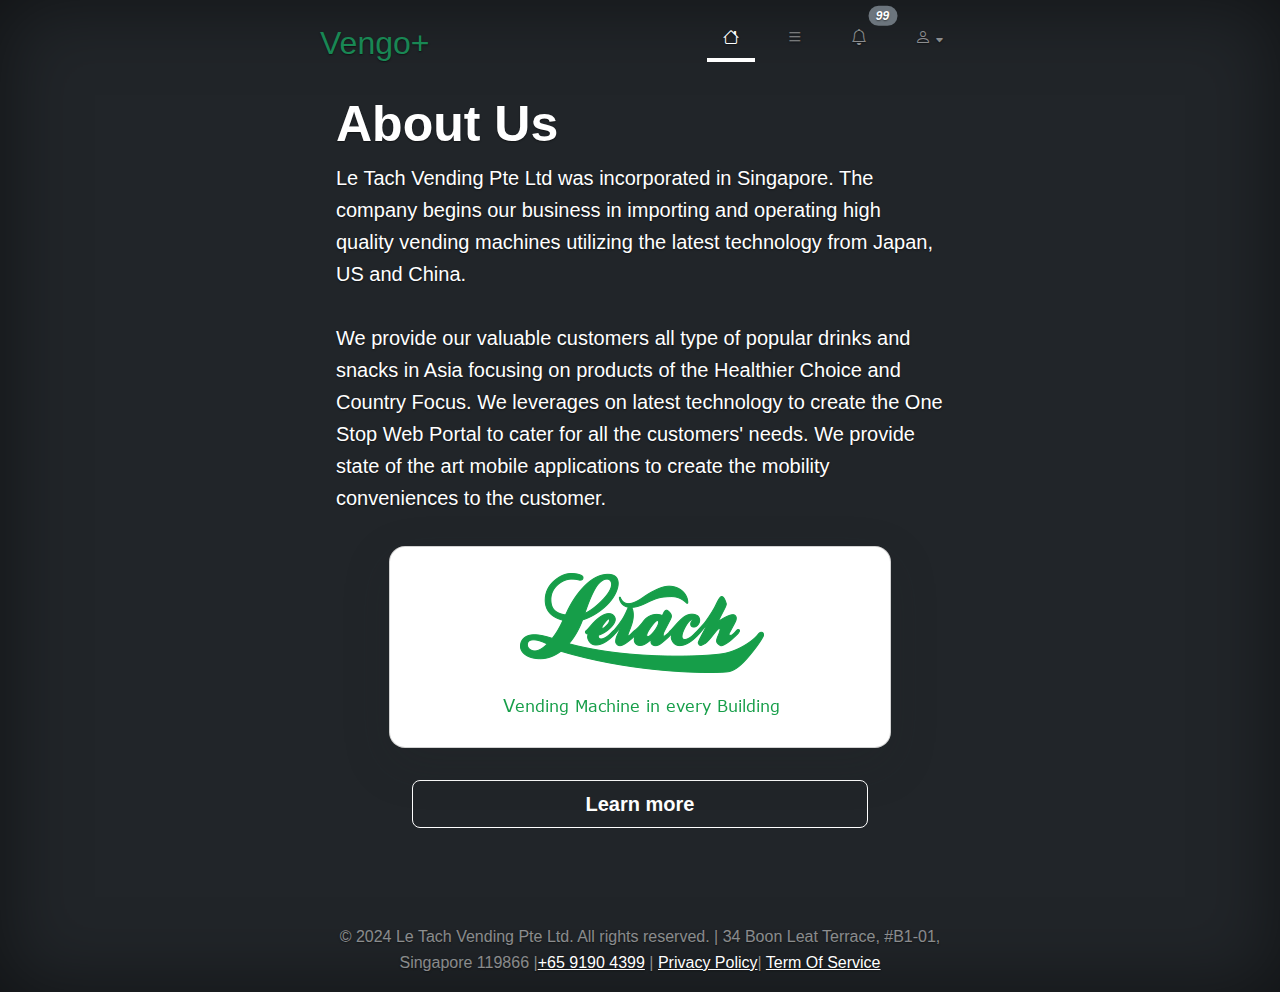
<file: view/index.html>
<!DOCTYPE html>
<html lang="en" class="h-100">
  <head>
    <meta charset="utf-8" />
    <meta name="viewport" content="width=device-width, initial-scale=1" />
    <meta name="description" content="" />
    <meta
      name="author"
      content="Mark Otto, Jacob Thornton, and Bootstrap contributors"
    />
    <meta name="generator" content="Hugo 0.108.0" />
    <title>Cover Template · Bootstrap v5.3</title>
    <link rel="preconnect" href="https://fonts.googleapis.com" />
    <link rel="preconnect" href="https://fonts.gstatic.com" crossorigin />
    <link
      href="https://fonts.googleapis.com/css2?family=Inter:wght@100..900&display=swap"
      rel="stylesheet"
    />
    <link
      rel="stylesheet"
      href="https://cdn.jsdelivr.net/npm/bootstrap-icons@1.11.3/font/bootstrap-icons.min.css"
    />

    <link
      rel="canonical"
      href="https://getbootstrap.com/docs/5.3/examples/cover/"
    />

    <link href="../dist/css/bootstrap.min.css" rel="stylesheet" />

    <style>
      * {
        font-family: sans-serif;
      }

      p {
        font-family: "Inter" sans-serif;
        font-size: 20px;
        line-height: 1.6;
      }
      .bd-placeholder-img {
        font-size: 1.125rem;
        text-anchor: middle;
        -webkit-user-select: none;
        -moz-user-select: none;
        user-select: none;
      }

      @media (min-width: 768px) {
        .bd-placeholder-img-lg {
          font-size: 3.5rem;
        }
      }

      .b-example-divider {
        height: 3rem;
        background-color: rgba(0, 0, 0, 0.1);
        border: solid rgba(0, 0, 0, 0.15);
        border-width: 1px 0;
        box-shadow: inset 0 0.5em 1.5em rgba(0, 0, 0, 0.1),
          inset 0 0.125em 0.5em rgba(0, 0, 0, 0.15);
      }

      .b-example-vr {
        flex-shrink: 0;
        width: 1.5rem;
        height: 100vh;
      }

      .bi {
        vertical-align: -0.125em;
        fill: currentColor;
      }

      .nav-scroller {
        position: relative;
        z-index: 2;
        height: 2.75rem;
        overflow-y: hidden;
      }

      .nav-scroller .nav {
        display: flex;
        flex-wrap: nowrap;
        padding-bottom: 1rem;
        margin-top: -1px;
        overflow-x: auto;
        text-align: center;
        white-space: nowrap;
        -webkit-overflow-scrolling: touch;
      }
    </style>

    <!-- Custom styles for this template -->
    <link href="../cover.css" rel="stylesheet" />
    <link href="notification.css" rel="stylesheet" />
  </head>
  <body class="d-flex text-center text-bg-dark">
    <div class="cover-container d-flex w-100 h-100 p-3 mx-auto flex-column">
      <header class="mb-auto">
        <div>
          <a href="home.html" class="text-success">
            <h2 class="float-start mt-2 toosmall">Vengo+</h2>
          </a>
          <nav class="nav nav-masthead justify-content-center float-end">
            <!-- when big perform but not use already  -->
            <!-- <a
              class="nav-link fw-bold whenbig"
              aria-current="page"
              href="home.html"
              ><i class="bi bi-menu-button-wide"></i
            ></a> -->
            <a
              class="nav-link fw-bold active whensmall"
              aria-current="page"
              href="home.html"
              ><i class="bi bi-house"> </i
            ></a>
            <a class="nav-link fw-bold whensmall" href="service1.html"
              ><i class="bi bi-list"></i>
            </a>

            <a
              type="button"
              class="nav-link fw-bold position-relative whensmall"
              data-bs-toggle="modal"
              data-bs-target="#myModal"
              ><i class="bi bi-bell">
                <span
                  class="position-absolute top-0 start-100 translate-middle badge rounded-pill text-bg-secondary"
                  >99
                  <span class="visually-hidden">unread messages</span>
                </span></i
              ></a
            >
            <!-- this is user  -->
            <a
              type="btn"
              class="nav-link fw-bold whensmall"
              data-bs-toggle="dropdown"
              aria-expanded="false"
              ><i class="bi bi-person">
                <i
                  class="bi bi-caret-down-fill"
                  style="font-size: xx-small"
                ></i></i
            ></a>

            <ul class="dropdown-menu" onclick="event.stopPropagation()">
              <li id="letachItem" style="border-bottom: 1px solid #ccc">
                <div class="dropdown-item">
                  <span>
                    <strong>LeTach</strong>
                    <span class="text-muted">
                      <br />-Dept: IT <br />-Name: William Chye
                    </span>
                  </span>
                  <button
                    class="btn btn-primary btn-sm"
                    onclick="unlink('letachItem')"
                  >
                    UnLink
                  </button>
                </div>
              </li>

              <li id="ezlink" style="border-bottom: 1px solid #ccc">
                <div class="dropdown-item">
                  <span>
                    <strong>Ez-Link</strong>
                    <span class="text-muted">
                      <br />-Dept: IT <br />-Name: William Chye
                    </span>
                  </span>
                  <button
                    class="btn btn-primary btn-sm"
                    onclick="unlink01(this)"
                  >
                    UnLink
                  </button>
                </div>
              </li>

              <li class="mt-1">
                <div class="dropdown-item">
                  <button
                    class="btn btn-danger btn-sm w-100"
                    onclick="location.href='user.html'"
                  >
                    View All User State
                  </button>
                </div>
              </li>
            </ul>

            <button
              class="navbar-toggler d-sm-none d-none collapsed"
              type="button"
              data-bs-toggle="collapse"
              data-bs-target="#sidebarMenu"
              aria-controls="sidebarMenu"
              aria-expanded="false"
              aria-label="Toggle navigation"
            >
              <i class="bi bi-list"></i>
            </button>
            <!-- toggle and bootstrap responsive display   -->

            <!-- 模态框 -->
            <div class="modal fade" id="myModal">
              <div class="modal-dialog">
                <div class="modal-content">
                  <!-- 模态框头部 -->
                  <div class="modal-header text-dark">
                    <h4>Notifications</h4>
                    <button
                      type="button"
                      class="btn-close"
                      data-bs-dismiss="modal"
                    ></button>
                  </div>

                  <!-- 模态框内容 -->
                  <div class="modal-body text-dark">
                    <p>No notification yet！</p>
                  </div>

                  <!-- 模态框底部 -->
                  <div class="modal-footer">
                    <button
                      type="button"
                      class="btn btn-primary btn-block"
                      data-bs-dismiss="modal"
                      onclick="location.href='notification.html'"
                    >
                      View All Notification
                    </button>
                    <button
                      type="button"
                      class="btn btn-danger"
                      data-bs-dismiss="modal"
                    >
                      Close
                    </button>
                  </div>
                </div>
              </div>
            </div>

            <!-- here is mail 
            <a type="button" class="btn btn-primary position-relative">
              Mails

              <span
                class="position-absolute top-0 start-100 translate-middle badge rounded-pill text-bg-secondary"
                >+99
                <span class="visually-hidden">unread messages</span>
              </span>
            </a> -->
          </nav>
        </div>
      </header>

      <main class="px-3 mt-4 mb-5">
        <h1
          style="text-align: left !important; font-size: 50px; font-weight: 600"
        >
          About Us
        </h1>
        <p style="text-align: left !important">
          Le Tach Vending Pte Ltd was incorporated in Singapore. The company
          begins our business in importing and operating high quality vending
          machines utilizing the latest technology from Japan, US and China.
          <br />
          <br />We provide our valuable customers all type of popular drinks and
          snacks in Asia focusing on products of the Healthier Choice and
          Country Focus. We leverages on latest technology to create the One
          Stop Web Portal to cater for all the customers' needs. We provide
          state of the art mobile applications to create the mobility
          conveniences to the customer.
        </p>

        <div class="row mb-3">
          <div class="col-sm-10 mt-3 mb-2 mx-auto">
            <div class="card card-cover h-100 rounded-4 shadow-lg">
              <div>
                <img
                  src="../image/letach-logo.png"
                  class="img-fluid"
                  alt="7-Eleven Logo"
                />
              </div>
            </div>
          </div>
        </div>
        <!-- <div class="col-9 mx-auto mt-4 mb-3">
          <img
            src="../image/letach.jpg"
            alt="le tach home image "
            class="w-100"
            height="auto"
            style="width: fit-content"
          />
        </div> -->

        <p class="lead mb-5 mt-4">
          <a
            href="http://www.letach.com.sg/"
            target="_blank"
            class="btn btn-lg btn-light fw-bold border-white text-bg-dark w-75"
            >Learn more</a
          >
        </p>
      </main>

      <footer class="text-white-50">
        <p class="mb-0" style="font-size: 16px">
          © 2024 Le Tach Vending Pte Ltd. All rights reserved. | 34 Boon Leat
          Terrace, #B1-01, Singapore 119866 |<a
            href="tel:+6591904399"
            class="text-white"
            >+65 9190 4399</a
          >
          |
          <a href="https://getbootstrap.com/" class="text-white"
            >Privacy Policy</a
          >|
          <a href="https://getbootstrap.com/" class="text-white"
            >Term Of Service</a
          >
        </p>
      </footer>
    </div>
    <script src="../dist/js/bootstrap.bundle.min.js"></script>

    <script>
      function unlink(itemToHideId) {
        console.log(itemToHideId);

        var itemToHide = document.getElementById(itemToHideId);

        itemToHide.style.display = "none";
      }

      function unlink01(button) {
        var listItem = button.closest("li");
        var itemId = listItem.id; // Get the ID of the parent li
        console.log(itemId); // Now you'll see the ID in the console

        listItem.style.display = "none";
      }
    </script>
  </body>
</html>
</file>
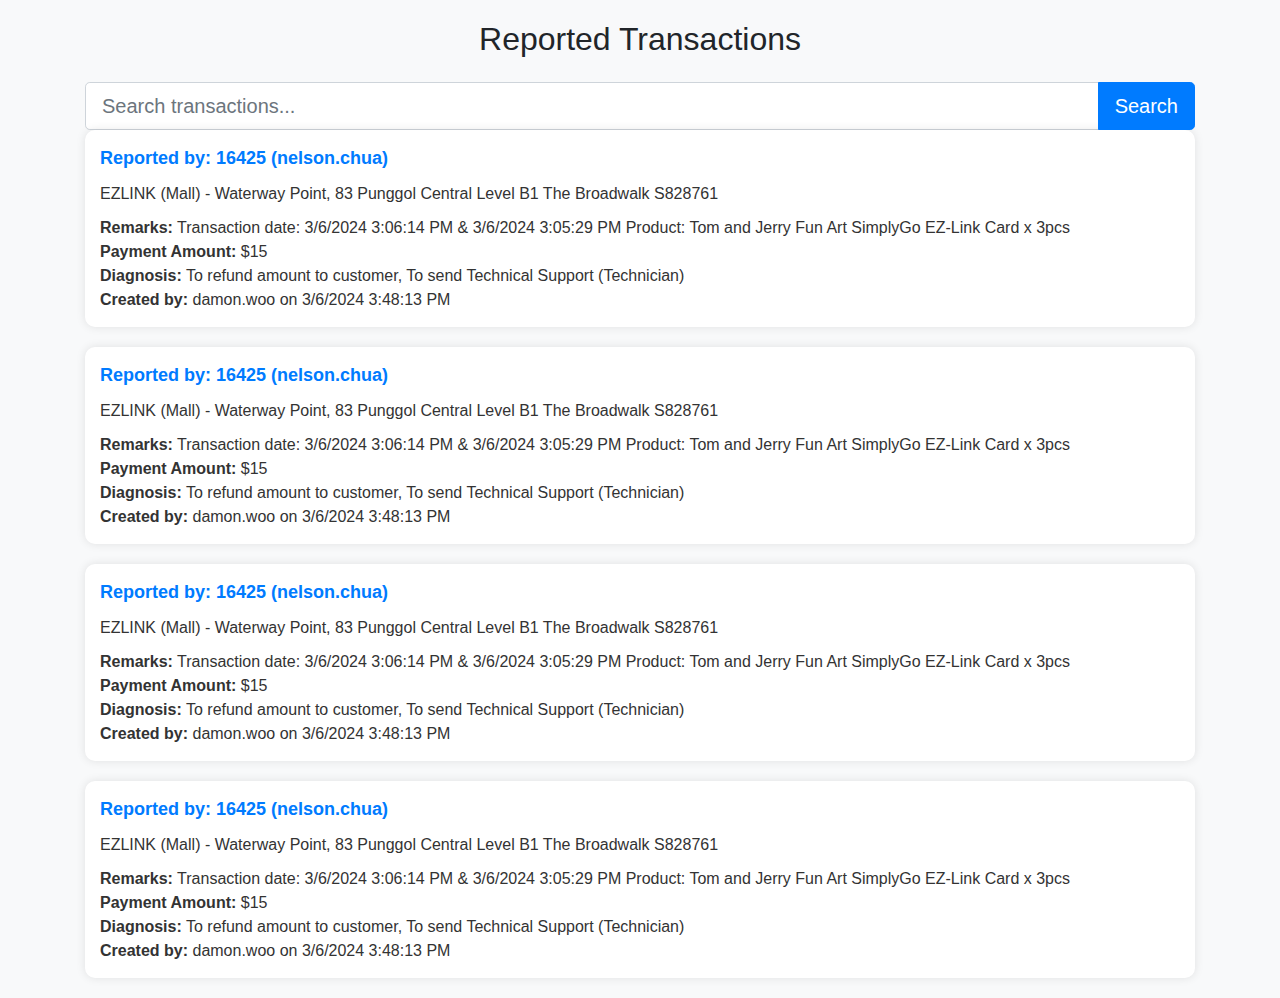
<file: view/data.html>
<!DOCTYPE html>
<html lang="en">
  <head>
    <meta charset="UTF-8" />
    <meta name="viewport" content="width=device-width, initial-scale=1.0" />
    <title>Reported Transactions</title>
    <link
      rel="stylesheet"
      href="https://maxcdn.bootstrapcdn.com/bootstrap/4.5.2/css/bootstrap.min.css"
    />
    <style>
      /* Custom styles */
      body {
        background-color: #f8f9fa;
        font-family: Arial, sans-serif;
      }
      .container {
        margin-top: 20px;
      }
      .transaction {
        background-color: #fff;
        border-radius: 10px;
        box-shadow: 0 0 10px rgba(0, 0, 0, 0.1);
        margin-bottom: 20px;
        padding: 15px;
      }
      .transaction-header {
        font-size: 18px;
        font-weight: bold;
        color: #007bff;
        margin-bottom: 10px;
      }
      .transaction-body {
        font-size: 16px;
        color: #333;
      }
      .transaction-details {
        margin-top: 10px;
      }
      @media (max-width: 576px) {
        .transaction-header {
          font-size: 16px;
        }
        .transaction-body {
          font-size: 14px;
        }
      }
    </style>
  </head>
  <body>
    <div class="container">
      <h2 class="text-center mb-4">Reported Transactions</h2>
      <!-- Search form -->
      <div class="row justify-content-center search-container">
        <div class="col-12">
          <form class="form-inline">
            <div class="input-group w-100">
              <input
                type="text"
                class="form-control form-control-lg"
                placeholder="Search transactions..."
                aria-label="Search transactions"
              />
              <div class="input-group-append">
                <button class="btn btn-primary btn-lg" type="button">
                  Search
                </button>
              </div>
            </div>
          </form>
        </div>
      </div>
      <!-- End of Search form -->
      <div class="row">
        <div class="col-md-12">
          <div class="transaction">
            <div class="transaction-header">
              Reported by: 16425 (nelson.chua)
            </div>
            <div class="transaction-body">
              <div>
                EZLINK (Mall) - Waterway Point, 83 Punggol Central Level B1 The
                Broadwalk S828761
              </div>
              <div class="transaction-details">
                <strong>Remarks:</strong> Transaction date: 3/6/2024 3:06:14 PM
                & 3/6/2024 3:05:29 PM Product: Tom and Jerry Fun Art SimplyGo
                EZ-Link Card x 3pcs
              </div>
              <div><strong>Payment Amount: </strong>$15</div>
              <div>
                <strong>Diagnosis:</strong> To refund amount to customer, To
                send Technical Support (Technician)
              </div>
              <div>
                <strong>Created by:</strong> damon.woo on 3/6/2024 3:48:13 PM
              </div>
            </div>
          </div>
        </div>
        <div class="col-md-12">
          <div class="transaction">
            <div class="transaction-header">
              Reported by: 16425 (nelson.chua)
            </div>
            <div class="transaction-body">
              <div>
                EZLINK (Mall) - Waterway Point, 83 Punggol Central Level B1 The
                Broadwalk S828761
              </div>
              <div class="transaction-details">
                <strong>Remarks:</strong> Transaction date: 3/6/2024 3:06:14 PM
                & 3/6/2024 3:05:29 PM Product: Tom and Jerry Fun Art SimplyGo
                EZ-Link Card x 3pcs
              </div>
              <div><strong>Payment Amount: </strong>$15</div>
              <div>
                <strong>Diagnosis:</strong> To refund amount to customer, To
                send Technical Support (Technician)
              </div>
              <div>
                <strong>Created by:</strong> damon.woo on 3/6/2024 3:48:13 PM
              </div>
            </div>
          </div>
        </div>
        <div class="col-12">
          <div class="transaction">
            <div class="transaction-header">
              Reported by: 16425 (nelson.chua)
            </div>
            <div class="transaction-body">
              <div>
                EZLINK (Mall) - Waterway Point, 83 Punggol Central Level B1 The
                Broadwalk S828761
              </div>
              <div class="transaction-details">
                <strong>Remarks:</strong> Transaction date: 3/6/2024 3:06:14 PM
                & 3/6/2024 3:05:29 PM Product: Tom and Jerry Fun Art SimplyGo
                EZ-Link Card x 3pcs
              </div>
              <div><strong>Payment Amount: </strong>$15</div>
              <div>
                <strong>Diagnosis:</strong> To refund amount to customer, To
                send Technical Support (Technician)
              </div>
              <div>
                <strong>Created by:</strong> damon.woo on 3/6/2024 3:48:13 PM
              </div>
            </div>
          </div>
        </div>
        <div class="col-12">
          <div class="transaction">
            <div class="transaction-header">
              Reported by: 16425 (nelson.chua)
            </div>
            <div class="transaction-body">
              <div>
                EZLINK (Mall) - Waterway Point, 83 Punggol Central Level B1 The
                Broadwalk S828761
              </div>
              <div class="transaction-details">
                <strong>Remarks:</strong> Transaction date: 3/6/2024 3:06:14 PM
                & 3/6/2024 3:05:29 PM Product: Tom and Jerry Fun Art SimplyGo
                EZ-Link Card x 3pcs
              </div>
              <div><strong>Payment Amount: </strong>$15</div>
              <div>
                <strong>Diagnosis:</strong> To refund amount to customer, To
                send Technical Support (Technician)
              </div>
              <div>
                <strong>Created by:</strong> damon.woo on 3/6/2024 3:48:13 PM
              </div>
            </div>
          </div>
        </div>
      </div>
    </div>
  </body>
</html>
</file>
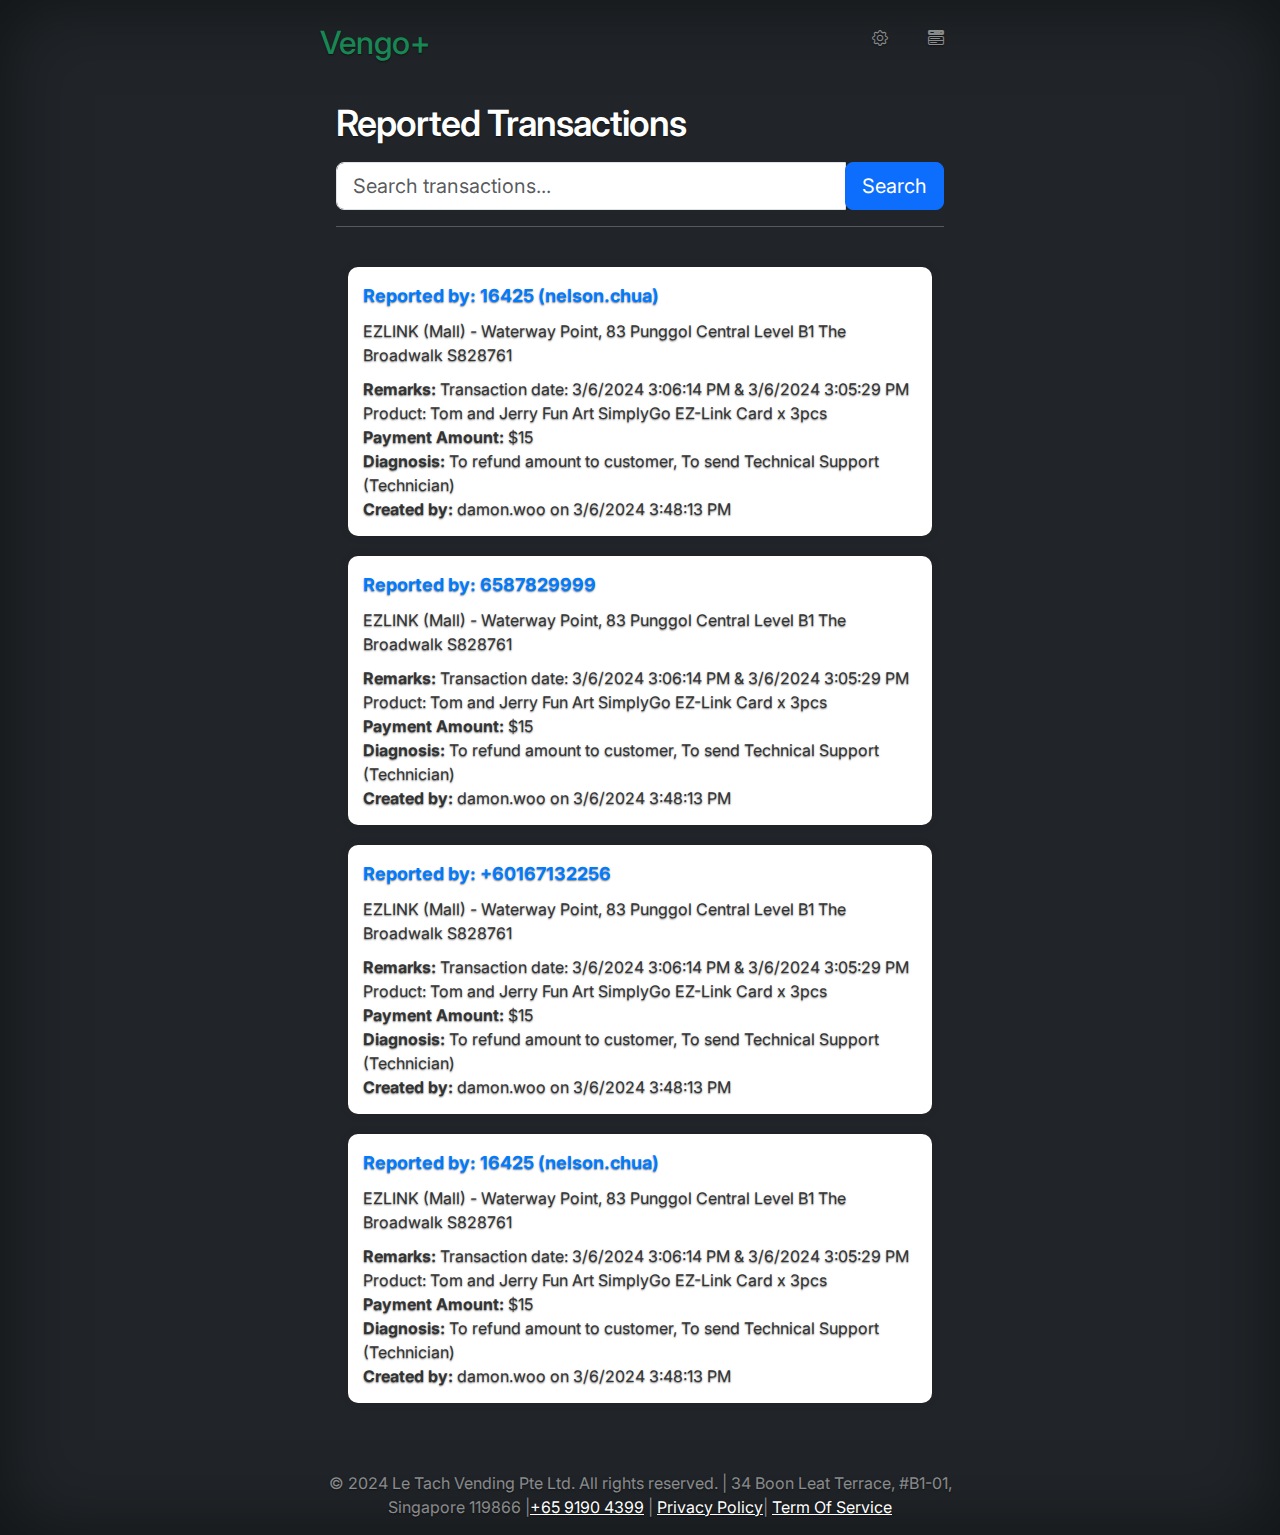
<file: view/letach-data.html>
<!DOCTYPE html>
<html lang="en" class="h-100 text-bg-dark">
  <head>
    <meta charset="utf-8" />
    <meta name="viewport" content="width=device-width, initial-scale=1" />
    <meta name="description" content="" />
    <meta
      name="author"
      content="Mark Otto, Jacob Thornton, and Bootstrap contributors"
    />
    <meta name="generator" content="Hugo 0.108.0" />
    <title>Cover Template · Bootstrap v5.3</title>
    <link rel="preconnect" href="https://fonts.googleapis.com" />
    <link rel="preconnect" href="https://fonts.gstatic.com" crossorigin />
    <link
      href="https://fonts.googleapis.com/css2?family=Inter:wght@100..900&display=swap"
      rel="stylesheet"
    />
    <link
      rel="stylesheet"
      href="https://cdn.jsdelivr.net/npm/bootstrap-icons@1.11.3/font/bootstrap-icons.min.css"
    />

    <link
      rel="canonical"
      href="https://getbootstrap.com/docs/5.3/examples/cover/"
    />

    <link href="../dist/css/bootstrap.min.css" rel="stylesheet" />

    <style>
      * {
        font-family: "Inter", sans-serif;
      }

      .bd-placeholder-img {
        font-size: 1.125rem;
        text-anchor: middle;
        -webkit-user-select: none;
        -moz-user-select: none;
        user-select: none;
      }

      @media (min-width: 768px) {
        .bd-placeholder-img-lg {
          font-size: 3.5rem;
        }
      }
      @media (max-width: 768px) {
        .bd-placeholder-img-lg {
          font-size: 3.5rem;
        }
      }

      .b-example-divider {
        height: 3rem;
        background-color: rgba(0, 0, 0, 0.1);
        border: solid rgba(0, 0, 0, 0.15);
        border-width: 1px 0;
        box-shadow: inset 0 0.5em 1.5em rgba(0, 0, 0, 0.1),
          inset 0 0.125em 0.5em rgba(0, 0, 0, 0.15);
      }

      .b-example-vr {
        flex-shrink: 0;
        width: 1.5rem;
        height: 100vh;
      }

      .bi {
        vertical-align: -0.125em;
        fill: currentColor;
      }

      .nav-scroller {
        position: relative;
        z-index: 2;
        height: 2.75rem;
        overflow-y: hidden;
      }

      .nav-scroller .nav {
        display: flex;
        flex-wrap: nowrap;
        padding-bottom: 1rem;
        margin-top: -1px;
        overflow-x: auto;
        text-align: center;
        white-space: nowrap;
        -webkit-overflow-scrolling: touch;
      }

      .card-cover {
        padding-top: 56.25%; /* Maintain a 16:9 aspect ratio */
        position: relative; /* Position the image inside the card */
        overflow: hidden; /* Hide any overflow from the image */
      }
      .card-cover img {
        position: absolute; /* Position the image within the card */
        top: 0; /* Align the image to the top */
        left: 0; /* Align the image to the left */
        width: 100%; /* Ensure the image fills the width of the card */
        height: 100%; /* Ensure the image fills the height of the card */
        object-fit: contain; /* Maintain aspect ratio while covering the entire card */
      }
      .feature {
        display: inline-flex;
        align-items: center;
        justify-content: center;
        height: 4rem;
        width: 4rem;
        font-size: 2rem;
      }
      .mt-n4 {
        margin-top: -1.5rem !important;
      }
      .bg-primary {
        --bs-bg-opacity: 1;
        background-color: rgba(
          var(--bs-success-rgb),
          var(--bs-bg-opacity)
        ) !important;
      }
      .feature h2 {
        color: black !important;
      }
      .transaction {
        background-color: #fff;
        border-radius: 10px;
        box-shadow: 0 0 10px rgba(0, 0, 0, 0.1);
        margin-bottom: 20px;
        padding: 15px;
      }
      .transaction-header {
        font-size: 18px;
        font-weight: bold;
        color: #007bff;
        margin-bottom: 10px;
      }
      .transaction-body {
        font-size: 16px;
        color: #333;
      }
      .transaction-details {
        margin-top: 10px;
        font-size: 16px;
      }
      @media (max-width: 576px) {
        .transaction-header {
          font-size: 20px;
          letter-spacing: -1px;
        }
        .transaction-body {
          font-size: 14px;
        }

        .transaction-details strong {
          font-size: 18px;
        }
        .loca {
          font-size: 16px;
        }
      }
      /* .navbar-collapse {
        flex-grow: 1;
        align-items: center;
        display: flex !important;

        flex-basis: auto;
      } */
    </style>

    <!-- Custom styles for this template -->
    <link href="../cover.css" rel="stylesheet" />
    <link href="notification.css" rel="stylesheet" />
  </head>
  <body class="d-flex text-center text-bg-dark">
    <div class="cover-container d-flex w-100 h-100 p-3 mx-auto flex-column">
      <header class="mb-2">
        <div>
          <a href="home.html" class="text-success">
            <h2 class="float-start mt-2 toosmall">Vengo+</h2>
          </a>
          <nav class="nav nav-masthead justify-content-center float-end">
            <a class="nav-link fw-bold px-2"><i class="bi bi-gear"></i> </a>
            <a
              class="nav-link fw-bold px-3"
              type="button"
              data-bs-toggle="collapse"
              data-bs-target="#navbarSupportedContent"
              aria-controls="navbarSupportedContent"
              aria-expanded="false"
              aria-label="Toggle navigation"
              ><i class="bi bi-menu-button-wide-fill"></i>
            </a>

            <div class="collapse navbar-collapse" id="navbarSupportedContent">
              <ul class="navbar-nav ms-auto w-100">
                <li class="nav-item">
                  <a class="nav-link active" aria-current="page" href="#!"
                    >Home</a
                  >
                </li>
                <li class="nav-item">
                  <a class="nav-link" href="#!">About</a>
                </li>
                <li class="nav-item">
                  <a class="nav-link" href="#!">Contact</a>
                </li>
              </ul>
            </div>
            <!-- this is user  -->

            <!-- here is mail 
            <a type="button" class="btn btn-primary position-relative">
              Mails

              <span
                class="position-absolute top-0 start-100 translate-middle badge rounded-pill text-bg-secondary"
                >+99
                <span class="visually-hidden">unread messages</span>
              </span>
            </a> -->
          </nav>
        </div>
      </header>

      <main class="px-3 mt-4">
        <h1
          class=""
          style="
            text-align: left;
            font-size: 36px;
            font-weight: 600;
            letter-spacing: -1px;
          "
        >
          Reported Transactions
        </h1>
        <!-- Search form -->
        <div class="row justify-content-center search-container pt-2">
          <div class="col-12">
            <form class="form-inline">
              <div class="input-group w-100">
                <input
                  type="text"
                  class="form-control form-control-lg"
                  placeholder="Search transactions..."
                  aria-label="Search transactions"
                />
                <div class="input-group-append">
                  <button class="btn btn-primary btn-lg" type="button">
                    Search
                  </button>
                </div>
              </div>
            </form>
          </div>
        </div>
        <!-- End of Search form -->
        <hr />
        <br />
        <div class="container mb-5">
          <!-- Page Features-->
          <div class="row" style="text-align: left !important">
            <div class="col-md-12">
              <div class="transaction">
                <div class="transaction-header">
                  Reported by: 16425 (nelson.chua)
                </div>
                <div class="transaction-body transaction-details">
                  <div class="loca">
                    EZLINK (Mall) - Waterway Point, 83 Punggol Central Level B1
                    The Broadwalk S828761
                  </div>
                  <div class="transaction-details">
                    <strong>Remarks:</strong> Transaction date: 3/6/2024 3:06:14
                    PM & 3/6/2024 3:05:29 PM Product: Tom and Jerry Fun Art
                    SimplyGo EZ-Link Card x 3pcs <br /><strong
                      >Payment Amount: </strong
                    >$15 <br />
                    <strong>Diagnosis:</strong> To refund amount to customer, To
                    send Technical Support (Technician) <br />
                    <strong>Created by:</strong> damon.woo on 3/6/2024 3:48:13
                    PM
                  </div>
                </div>
              </div>
            </div>
            <div class="col-md-12">
              <div class="transaction">
                <div class="transaction-header">Reported by: 6587829999</div>
                <div class="transaction-body">
                  <div class="loca">
                    EZLINK (Mall) - Waterway Point, 83 Punggol Central Level B1
                    The Broadwalk S828761
                  </div>
                  <div class="transaction-details">
                    <strong>Remarks:</strong> Transaction date: 3/6/2024 3:06:14
                    PM & 3/6/2024 3:05:29 PM Product: Tom and Jerry Fun Art
                    SimplyGo EZ-Link Card x 3pcs<br /><strong
                      >Payment Amount: </strong
                    >$15
                  </div>
                  <div>
                    <strong>Diagnosis:</strong> To refund amount to customer, To
                    send Technical Support (Technician)
                  </div>
                  <div>
                    <strong>Created by:</strong> damon.woo on 3/6/2024 3:48:13
                    PM
                  </div>
                </div>
              </div>
            </div>
            <div class="col-12">
              <div class="transaction">
                <div class="transaction-header">Reported by: +60167132256</div>
                <div class="transaction-body">
                  <div class="loca">
                    EZLINK (Mall) - Waterway Point, 83 Punggol Central Level B1
                    The Broadwalk S828761
                  </div>
                  <div class="transaction-details">
                    <strong>Remarks:</strong> Transaction date: 3/6/2024 3:06:14
                    PM & 3/6/2024 3:05:29 PM Product: Tom and Jerry Fun Art
                    SimplyGo EZ-Link Card x 3pcs <br /><strong
                      >Payment Amount: </strong
                    >$15
                  </div>
                  <div>
                    <strong>Diagnosis:</strong> To refund amount to customer, To
                    send Technical Support (Technician)
                  </div>
                  <div>
                    <strong>Created by:</strong> damon.woo on 3/6/2024 3:48:13
                    PM
                  </div>
                </div>
              </div>
            </div>
            <div class="col-12">
              <div class="transaction">
                <div class="transaction-header">
                  Reported by: 16425 (nelson.chua)
                </div>
                <div class="transaction-body">
                  <div class="loca">
                    EZLINK (Mall) - Waterway Point, 83 Punggol Central Level B1
                    The Broadwalk S828761
                  </div>
                  <div class="transaction-details">
                    <strong>Remarks:</strong> Transaction date: 3/6/2024 3:06:14
                    PM & 3/6/2024 3:05:29 PM Product: Tom and Jerry Fun Art
                    SimplyGo EZ-Link Card x 3pcs <br /><strong
                      >Payment Amount: </strong
                    >$15
                  </div>
                  <div>
                    <strong>Diagnosis:</strong> To refund amount to customer, To
                    send Technical Support (Technician)
                  </div>
                  <div>
                    <strong>Created by:</strong> damon.woo on 3/6/2024 3:48:13
                    PM
                  </div>
                </div>
              </div>
            </div>
          </div>
        </div>
      </main>

      <footer class="mt-auto text-white-50">
        <p class="mb-0" style="font-size: 16px">
          © 2024 Le Tach Vending Pte Ltd. All rights reserved. | 34 Boon Leat
          Terrace, #B1-01, Singapore 119866 |<a
            href="tel:+6591904399"
            class="text-white"
            >+65 9190 4399</a
          >
          |
          <a href="https://getbootstrap.com/" class="text-white"
            >Privacy Policy</a
          >|
          <a href="https://getbootstrap.com/" class="text-white"
            >Term Of Service</a
          >
        </p>
      </footer>
    </div>
    <script src="../dist/js/bootstrap.bundle.min.js"></script>

    <script>
      function unlink(itemToHideId) {
        console.log(itemToHideId);

        var itemToHide = document.getElementById(itemToHideId);

        itemToHide.style.display = "none";
      }

      function unlink01(button) {
        var listItem = button.closest("li");
        var itemId = listItem.id; // Get the ID of the parent li
        console.log(itemId); // Now you'll see the ID in the console

        listItem.style.display = "none";
      }
    </script>
  </body>
</html>
</file>
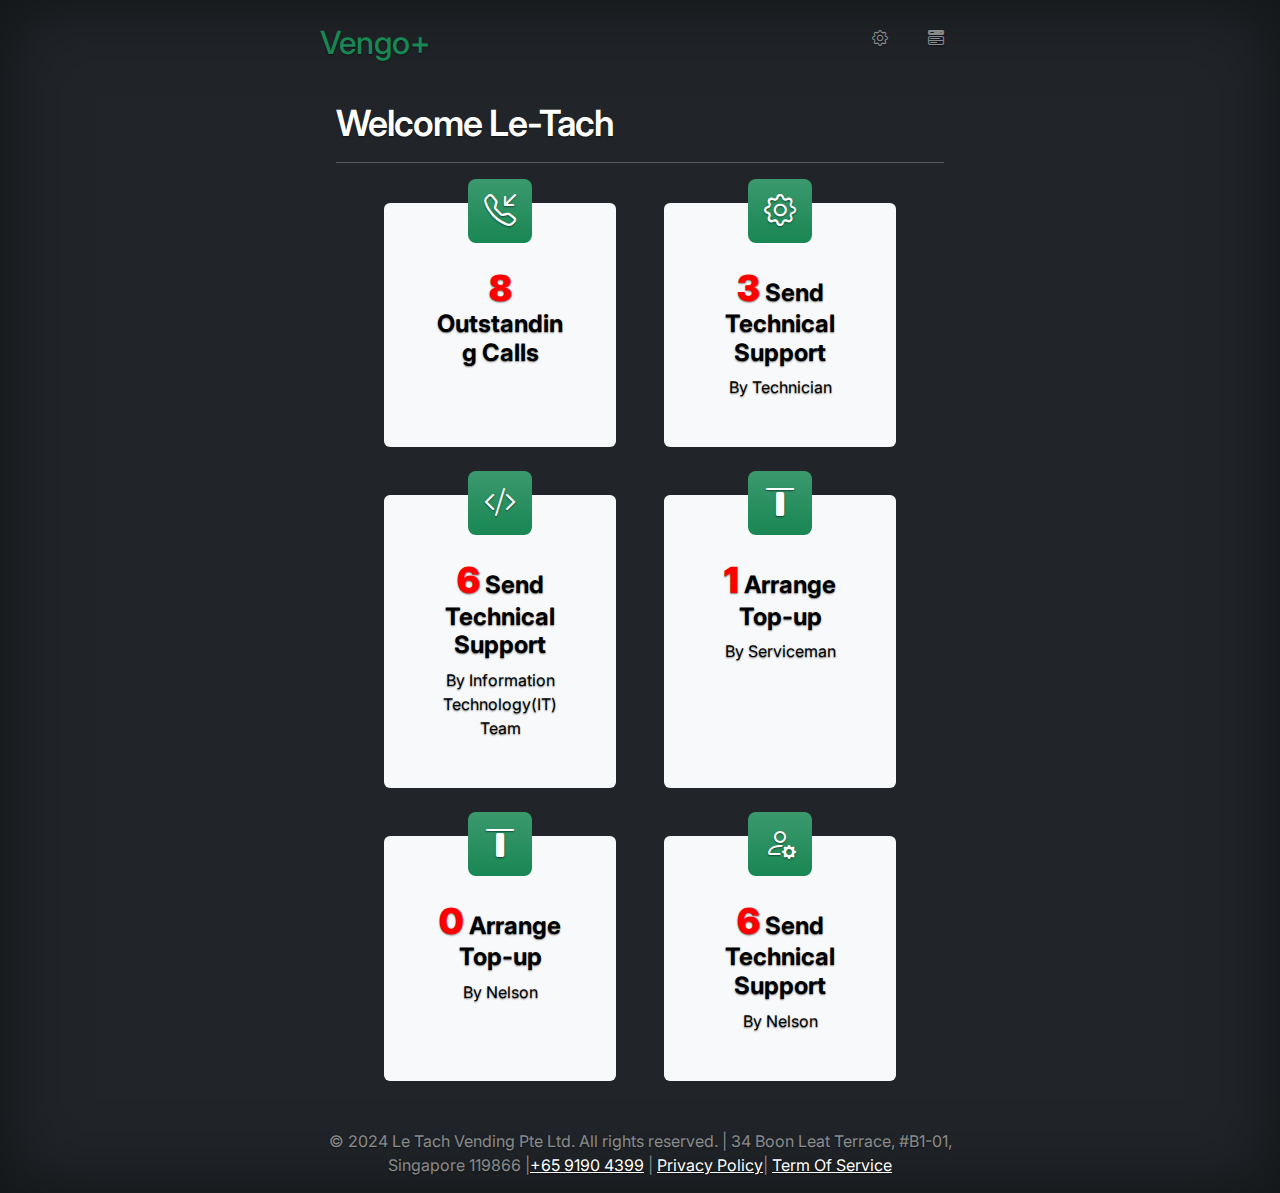
<file: view/letach-Site.html>
<!DOCTYPE html>
<html lang="en" class="h-100 text-bg-dark">
  <head>
    <meta charset="utf-8" />
    <meta name="viewport" content="width=device-width, initial-scale=1" />
    <meta name="description" content="" />
    <meta
      name="author"
      content="Mark Otto, Jacob Thornton, and Bootstrap contributors"
    />
    <meta name="generator" content="Hugo 0.108.0" />
    <title>Cover Template · Bootstrap v5.3</title>
    <link rel="preconnect" href="https://fonts.googleapis.com" />
    <link rel="preconnect" href="https://fonts.gstatic.com" crossorigin />
    <link
      href="https://fonts.googleapis.com/css2?family=Inter:wght@100..900&display=swap"
      rel="stylesheet"
    />
    <link
      rel="stylesheet"
      href="https://cdn.jsdelivr.net/npm/bootstrap-icons@1.11.3/font/bootstrap-icons.min.css"
    />

    <link
      rel="canonical"
      href="https://getbootstrap.com/docs/5.3/examples/cover/"
    />

    <link href="../dist/css/bootstrap.min.css" rel="stylesheet" />

    <style>
      * {
        font-family: "Inter", sans-serif;
      }

      .bd-placeholder-img {
        font-size: 1.125rem;
        text-anchor: middle;
        -webkit-user-select: none;
        -moz-user-select: none;
        user-select: none;
      }

      @media (min-width: 768px) {
        .bd-placeholder-img-lg {
          font-size: 3.5rem;
        }
      }
      @media (max-width: 768px) {
        .bd-placeholder-img-lg {
          font-size: 3.5rem;
        }
      }

      .b-example-divider {
        height: 3rem;
        background-color: rgba(0, 0, 0, 0.1);
        border: solid rgba(0, 0, 0, 0.15);
        border-width: 1px 0;
        box-shadow: inset 0 0.5em 1.5em rgba(0, 0, 0, 0.1),
          inset 0 0.125em 0.5em rgba(0, 0, 0, 0.15);
      }

      .b-example-vr {
        flex-shrink: 0;
        width: 1.5rem;
        height: 100vh;
      }

      .bi {
        vertical-align: -0.125em;
        fill: currentColor;
      }

      .nav-scroller {
        position: relative;
        z-index: 2;
        height: 2.75rem;
        overflow-y: hidden;
      }

      .nav-scroller .nav {
        display: flex;
        flex-wrap: nowrap;
        padding-bottom: 1rem;
        margin-top: -1px;
        overflow-x: auto;
        text-align: center;
        white-space: nowrap;
        -webkit-overflow-scrolling: touch;
      }

      .card-cover {
        padding-top: 56.25%; /* Maintain a 16:9 aspect ratio */
        position: relative; /* Position the image inside the card */
        overflow: hidden; /* Hide any overflow from the image */
      }
      .card-cover img {
        position: absolute; /* Position the image within the card */
        top: 0; /* Align the image to the top */
        left: 0; /* Align the image to the left */
        width: 100%; /* Ensure the image fills the width of the card */
        height: 100%; /* Ensure the image fills the height of the card */
        object-fit: contain; /* Maintain aspect ratio while covering the entire card */
      }
      .feature {
        display: inline-flex;
        align-items: center;
        justify-content: center;
        height: 4rem;
        width: 4rem;
        font-size: 2rem;
      }
      .mt-n4 {
        margin-top: -1.5rem !important;
      }
      .bg-primary {
        --bs-bg-opacity: 1;
        background-color: rgba(
          var(--bs-success-rgb),
          var(--bs-bg-opacity)
        ) !important;
      }
      .feature h2 {
        color: black !important;
      }
      /* .navbar-collapse {
        flex-grow: 1;
        align-items: center;
        display: flex !important;

        flex-basis: auto;
      } */
    </style>

    <!-- Custom styles for this template -->
    <link href="../cover.css" rel="stylesheet" />
    <link href="notification.css" rel="stylesheet" />
  </head>
  <body class="d-flex text-center text-bg-dark">
    <div class="cover-container d-flex w-100 h-100 p-3 mx-auto flex-column">
      <header class="mb-2">
        <div>
          <a href="home.html" class="text-success">
            <h2 class="float-start mt-2 toosmall">Vengo+</h2>
          </a>
          <nav class="nav nav-masthead justify-content-center float-end">
            <a class="nav-link fw-bold px-2"><i class="bi bi-gear"></i> </a>
            <a
              class="nav-link fw-bold px-3"
              type="button"
              data-bs-toggle="collapse"
              data-bs-target="#navbarSupportedContent"
              aria-controls="navbarSupportedContent"
              aria-expanded="false"
              aria-label="Toggle navigation"
              ><i class="bi bi-menu-button-wide-fill"></i>
            </a>

            <div class="collapse navbar-collapse" id="navbarSupportedContent">
              <ul class="navbar-nav ms-auto w-100">
                <li class="nav-item">
                  <a class="nav-link active" aria-current="page" href="#!"
                    >Home</a
                  >
                </li>
                <li class="nav-item">
                  <a class="nav-link" href="#!">About</a>
                </li>
                <li class="nav-item">
                  <a class="nav-link" href="#!">Contact</a>
                </li>
              </ul>
            </div>
            <!-- this is user  -->

            <!-- here is mail 
            <a type="button" class="btn btn-primary position-relative">
              Mails

              <span
                class="position-absolute top-0 start-100 translate-middle badge rounded-pill text-bg-secondary"
                >+99
                <span class="visually-hidden">unread messages</span>
              </span>
            </a> -->
          </nav>
        </div>
      </header>

      <main class="px-3 mt-4">
        <h1
          class=""
          style="
            text-align: left;
            font-size: 36px;
            font-weight: 600;
            letter-spacing: -1px;
          "
        >
          Welcome Le-Tach
        </h1>
        <hr />
        <br />
        <div class="container px-lg-5">
          <!-- Page Features-->
          <div class="row gx-lg-5">
            <div class="col-lg-6 mb-5">
              <a
                href="letach-data.html"
                style="text-decoration: none; color: inherit"
              >
                <div class="card bg-light border-0 h-100">
                  <div class="card-body text-center p-4 p-lg-5 pt-0 pt-lg-0">
                    <div
                      class="feature bg-primary bg-gradient text-white rounded-3 mb-4 mt-n4"
                    >
                      <i class="bi bi-telephone-inbound"></i>
                    </div>
                    <h2 class="fs-4 fw-bold" style="color: black">
                      <strong style="color: red; font-size: 36px">8</strong>
                      Outstanding Calls
                    </h2>
                  </div>
                </div>
              </a>
            </div>
            <div class="col-lg-6 mb-5">
              <a href="#" style="text-decoration: none; color: inherit">
                <div class="card bg-light border-0 h-100">
                  <div class="card-body text-center p-4 p-lg-5 pt-0 pt-lg-0">
                    <div
                      class="feature bg-primary bg-gradient text-white rounded-3 mb-4 mt-n4"
                    >
                      <i class="bi bi-gear"></i>
                    </div>
                    <h2 class="fs-4 fw-bold" style="color: black">
                      <strong style="color: red; font-size: 36px">3</strong>
                      Send Technical Support
                    </h2>
                    <p class="mb-0" style="color: black">By Technician</p>
                  </div>
                </div>
              </a>
            </div>
            <div class="col-lg-6 mb-5">
              <div class="card bg-light border-0 h-100">
                <div class="card-body text-center p-4 p-lg-5 pt-0 pt-lg-0">
                  <div
                    class="feature bg-primary bg-gradient text-white rounded-3 mb-4 mt-n4"
                  >
                    <i class="bi bi-code-slash"></i>
                  </div>
                  <h2 class="fs-4 fw-bold" style="color: black">
                    <strong style="color: red; font-size: 36px">6</strong> Send
                    Technical Support
                  </h2>
                  <p class="mb-0" style="color: black">
                    By Information Technology(IT) Team
                  </p>
                </div>
              </div>
            </div>
            <div class="col-lg-6 mb-5">
              <div class="card bg-light border-0 h-100">
                <div class="card-body text-center p-4 p-lg-5 pt-0 pt-lg-0">
                  <div
                    class="feature bg-primary bg-gradient text-white rounded-3 mb-4 mt-n4"
                  >
                    <i class="bi bi-align-top"></i>
                  </div>
                  <h2 class="fs-4 fw-bold" style="color: black">
                    <strong style="color: red; font-size: 36px">1</strong>
                    Arrange Top-up
                  </h2>
                  <p class="mb-0" style="color: black">By Serviceman</p>
                </div>
              </div>
            </div>
            <div class="col-lg-6 mb-5">
              <div class="card bg-light border-0 h-100">
                <div class="card-body text-center p-4 p-lg-5 pt-0 pt-lg-0">
                  <div
                    class="feature bg-primary bg-gradient text-white rounded-3 mb-4 mt-n4"
                  >
                    <i class="bi bi-align-top"></i>
                  </div>
                  <h2 class="fs-4 fw-bold" style="color: black">
                    <strong style="color: red; font-size: 36px">0</strong>
                    Arrange Top-up
                  </h2>
                  <p class="mb-0" style="color: black">By Nelson</p>
                </div>
              </div>
            </div>
            <div class="col-lg-6 mb-5">
              <div class="card bg-light border-0 h-100">
                <div class="card-body text-center p-4 p-lg-5 pt-0 pt-lg-0">
                  <div
                    class="feature bg-primary bg-gradient text-white rounded-3 mb-4 mt-n4"
                  >
                    <i class="bi bi-person-gear"></i>
                  </div>
                  <h2 class="fs-4 fw-bold" style="color: black">
                    <strong style="color: red; font-size: 36px">6</strong>
                    Send Technical Support
                  </h2>
                  <p class="mb-0" style="color: black">By Nelson</p>
                </div>
              </div>
            </div>
          </div>
        </div>
      </main>

      <footer class="mt-auto text-white-50">
        <p class="mb-0" style="font-size: 16px">
          © 2024 Le Tach Vending Pte Ltd. All rights reserved. | 34 Boon Leat
          Terrace, #B1-01, Singapore 119866 |<a
            href="tel:+6591904399"
            class="text-white"
            >+65 9190 4399</a
          >
          |
          <a href="https://getbootstrap.com/" class="text-white"
            >Privacy Policy</a
          >|
          <a href="https://getbootstrap.com/" class="text-white"
            >Term Of Service</a
          >
        </p>
      </footer>
    </div>
    <script src="../dist/js/bootstrap.bundle.min.js"></script>

    <script>
      function unlink(itemToHideId) {
        console.log(itemToHideId);

        var itemToHide = document.getElementById(itemToHideId);

        itemToHide.style.display = "none";
      }

      function unlink01(button) {
        var listItem = button.closest("li");
        var itemId = listItem.id; // Get the ID of the parent li
        console.log(itemId); // Now you'll see the ID in the console

        listItem.style.display = "none";
      }
    </script>
  </body>
</html>
</file>
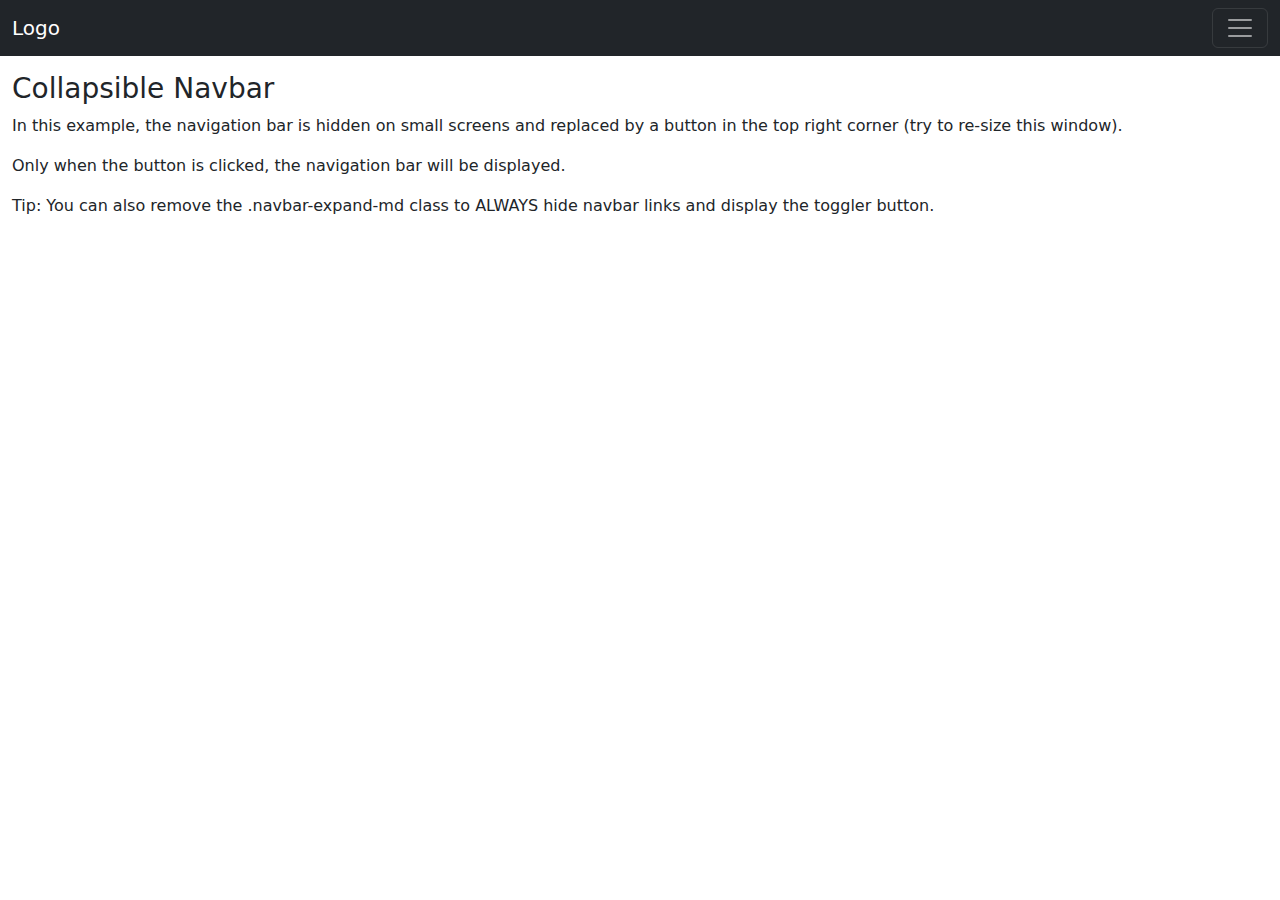
<file: view/nav.html>
<!DOCTYPE html>
<html lang="en">
  <head>
    <title>Bootstrap Example</title>
    <meta charset="utf-8" />
    <meta name="viewport" content="width=device-width, initial-scale=1" />
    <link
      href="https://cdn.jsdelivr.net/npm/bootstrap@5.3.3/dist/css/bootstrap.min.css"
      rel="stylesheet"
    />
    <script src="https://cdn.jsdelivr.net/npm/bootstrap@5.3.3/dist/js/bootstrap.bundle.min.js"></script>
  </head>
  <body>
    <nav class="navbar bg-dark navbar-dark">
      <div class="container-fluid">
        <a class="navbar-brand" href="#">Logo</a>
        <button
          class="navbar-toggler"
          type="button"
          data-bs-toggle="collapse"
          data-bs-target="#collapsibleNavbar"
        >
          <span class="navbar-toggler-icon"></span>
        </button>
        <div class="collapse navbar-collapse" id="collapsibleNavbar">
          <ul class="navbar-nav">
            <li class="nav-item">
              <a class="nav-link" href="#">Link</a>
            </li>
            <li class="nav-item">
              <a class="nav-link" href="#">Link</a>
            </li>
            <li class="nav-item">
              <a class="nav-link" href="#">Link</a>
            </li>
          </ul>
        </div>
      </div>
    </nav>

    <div class="container-fluid mt-3">
      <h3>Collapsible Navbar</h3>
      <p>
        In this example, the navigation bar is hidden on small screens and
        replaced by a button in the top right corner (try to re-size this
        window).
      </p>
      <p>
        Only when the button is clicked, the navigation bar will be displayed.
      </p>
      <p>
        Tip: You can also remove the .navbar-expand-md class to ALWAYS hide
        navbar links and display the toggler button.
      </p>
    </div>
  </body>
</html>
</file>
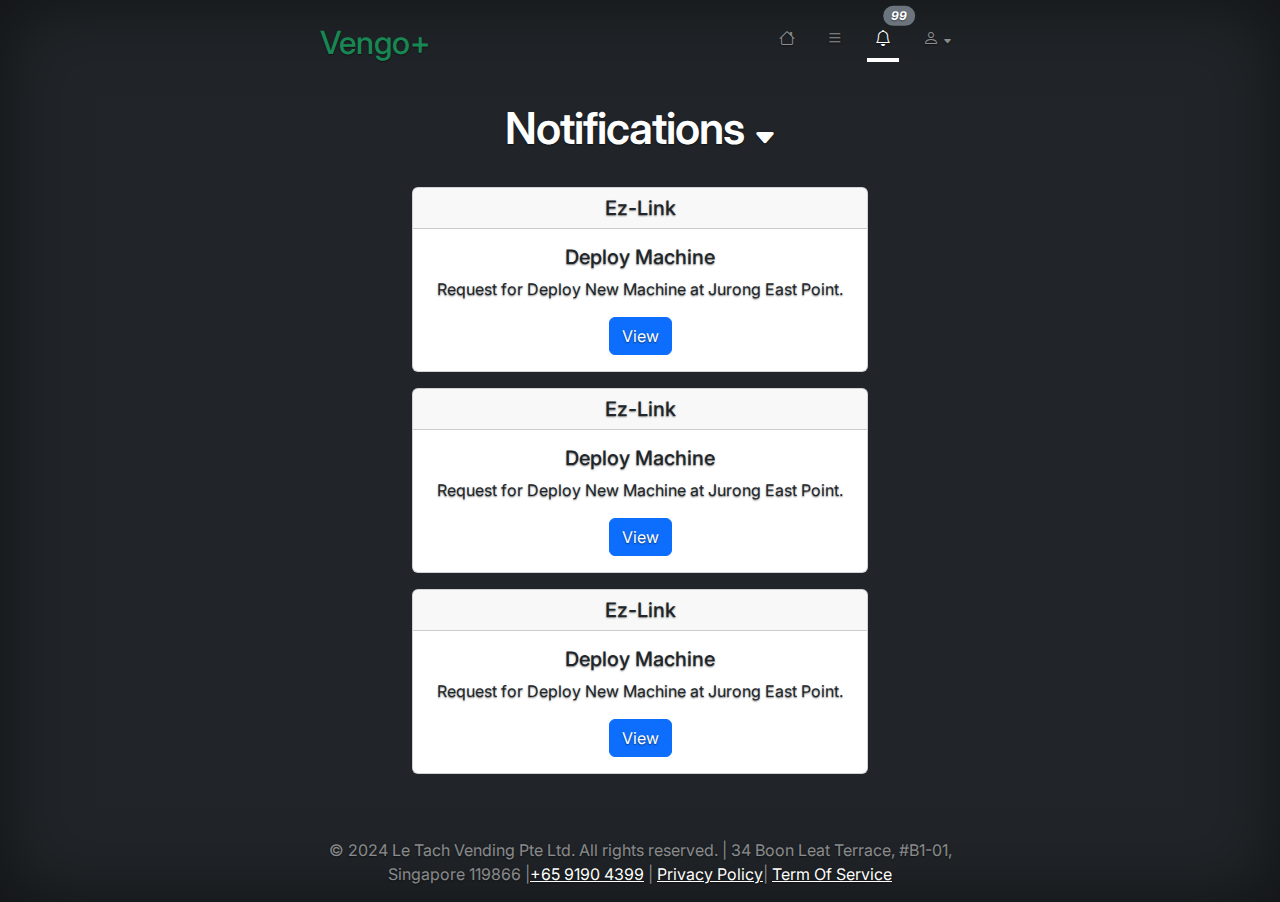
<file: view/notification.html>
<!DOCTYPE html>
<html lang="en" class="h-100">
  <head>
    <meta charset="utf-8" />
    <meta name="viewport" content="width=device-width, initial-scale=1" />
    <meta name="description" content="" />
    <meta
      name="author"
      content="Mark Otto, Jacob Thornton, and Bootstrap contributors"
    />
    <meta name="generator" content="Hugo 0.108.0" />
    <title>Cover Template · Bootstrap v5.3</title>
    <link rel="preconnect" href="https://fonts.googleapis.com" />
    <link rel="preconnect" href="https://fonts.gstatic.com" crossorigin />
    <link
      href="https://fonts.googleapis.com/css2?family=Inter:wght@100..900&display=swap"
      rel="stylesheet"
    />
    <link
      rel="stylesheet"
      href="https://cdn.jsdelivr.net/npm/bootstrap-icons@1.11.3/font/bootstrap-icons.min.css"
    />

    <link
      rel="canonical"
      href="https://getbootstrap.com/docs/5.3/examples/cover/"
    />

    <link href="../dist/css/bootstrap.min.css" rel="stylesheet" />

    <style>
      * {
        font-family: "Inter", sans-serif;
      }
      .bd-placeholder-img {
        font-size: 1.125rem;
        text-anchor: middle;
        -webkit-user-select: none;
        -moz-user-select: none;
        user-select: none;
      }

      @media (min-width: 768px) {
        .bd-placeholder-img-lg {
          font-size: 3.5rem;
        }
      }
      @media (max-width: 768px) {
        .bd-placeholder-img-lg {
          font-size: 3.5rem;
        }
      }

      .b-example-divider {
        height: 3rem;
        background-color: rgba(0, 0, 0, 0.1);
        border: solid rgba(0, 0, 0, 0.15);
        border-width: 1px 0;
        box-shadow: inset 0 0.5em 1.5em rgba(0, 0, 0, 0.1),
          inset 0 0.125em 0.5em rgba(0, 0, 0, 0.15);
      }

      .b-example-vr {
        flex-shrink: 0;
        width: 1.5rem;
        height: 100vh;
      }

      .bi {
        vertical-align: -0.125em;
        fill: currentColor;
      }

      .nav-scroller {
        position: relative;
        z-index: 2;
        height: 2.75rem;
        overflow-y: hidden;
      }

      .nav-scroller .nav {
        display: flex;
        flex-wrap: nowrap;
        padding-bottom: 1rem;
        margin-top: -1px;
        overflow-x: auto;
        text-align: center;
        white-space: nowrap;
        -webkit-overflow-scrolling: touch;
      }
    </style>

    <!-- Custom styles for this template -->
    <link href="../cover.css" rel="stylesheet" />
    <link href="notification.css" rel="stylesheet" />
  </head>
  <body class="d-flex text-center text-bg-dark">
    <div class="cover-container d-flex w-100 h-100 p-3 mx-auto flex-column">
      <header class="mb-2">
        <div>
          <a href="home.html" class="text-success">
            <h2 class="float-start mt-2 toosmall">Vengo+</h2>
          </a>
          <nav class="nav nav-masthead justify-content-center float-end">
            <a
              class="nav-link fw-bold px-2 whensmall"
              aria-current="page"
              href="home.html"
              ><i class="bi bi-house"> </i
            ></a>
            <a class="nav-link fw-bold px-2 whensmall" href="service1.html"
              ><i class="bi bi-list"></i>
            </a>

            <a
              type="button"
              class="nav-link fw-bold px-2 position-relative active whensmall"
              data-bs-toggle="modal"
              data-bs-target="#myModal"
              ><i class="bi bi-bell">
                <span
                  class="position-absolute top-0 start-100 translate-middle badge rounded-pill text-bg-secondary"
                  >99
                  <span class="visually-hidden">unread messages</span>
                </span></i
              ></a
            >
            <!-- this is user  -->
            <a
              type="btn"
              class="nav-link fw-bold px-2 whensmall"
              data-bs-toggle="dropdown"
              aria-expanded="false"
              ><i class="bi bi-person">
                <i
                  class="bi bi-caret-down-fill"
                  style="font-size: xx-small"
                ></i></i
            ></a>

            <ul class="dropdown-menu" onclick="event.stopPropagation()">
              <li id="letachItem" style="border-bottom: 1px solid #ccc">
                <div class="dropdown-item">
                  <span>
                    <strong>LeTach</strong>
                    <span class="text-muted">
                      <br />-Dept: IT <br />-Name: William Chye
                    </span>
                  </span>
                  <button
                    class="btn btn-primary btn-sm"
                    onclick="unlink('letachItem')"
                  >
                    UnLink
                  </button>
                </div>
              </li>

              <li id="ezlink" style="border-bottom: 1px solid #ccc">
                <div class="dropdown-item">
                  <span>
                    <strong>Ez-Link</strong>
                    <span class="text-muted">
                      <br />-Dept: IT <br />-Name: William Chye
                    </span>
                  </span>
                  <button
                    class="btn btn-primary btn-sm"
                    onclick="unlink01(this)"
                  >
                    UnLink
                  </button>
                </div>
              </li>
              <li class="mt-1">
                <div class="dropdown-item">
                  <button
                    class="btn btn-danger btn-sm w-100"
                    onclick="location.href='user.html'"
                  >
                    View All User State
                  </button>
                </div>
              </li>
            </ul>

            <!-- 模态框 -->
            <div class="modal fade" id="myModal">
              <div class="modal-dialog">
                <div class="modal-content">
                  <!-- 模态框头部 -->
                  <div class="modal-header text-dark">
                    <h4>Notifications</h4>
                    <button
                      type="button"
                      class="btn-close"
                      data-bs-dismiss="modal"
                    ></button>
                  </div>

                  <!-- 模态框内容 -->
                  <div class="modal-body text-dark">
                    <p>No notification yet！</p>
                  </div>

                  <!-- 模态框底部 -->
                  <div class="modal-footer">
                    <button
                      type="button"
                      class="btn btn-danger"
                      data-bs-dismiss="modal"
                    >
                      Close
                    </button>
                  </div>
                </div>
              </div>
            </div>

            <!-- here is mail 
            <a type="button" class="btn btn-primary position-relative">
              Mails

              <span
                class="position-absolute top-0 start-100 translate-middle badge rounded-pill text-bg-secondary"
                >+99
                <span class="visually-hidden">unread messages</span>
              </span>
            </a> -->
          </nav>
        </div>
      </header>

      <main class="px-3 mt-4 mb-5">
        <div class="btn-group mb-4">
          <a
            type="btn"
            class="nav-link fw-bold"
            data-bs-toggle="dropdown"
            aria-expanded="false"
          >
            <h1
              style="
                text-align: left;
                font-size: 44px;
                font-weight: 600;
                letter-spacing: -1px;
              "
            >
              Notifications
              <i
                class="bi bi-caret-down-fill"
                style="font-size: 1.5rem"
              ></i></h1
          ></a>

          <ul class="dropdown-menu dropdown-menu-dark dropdown-menu-lg-end">
            <li><a class="dropdown-item" type="button">Action</a></li>
            <li><a class="dropdown-item" type="button">Another action</a></li>
            <li>
              <a class="dropdown-item" type="button">Something else here</a>
            </li>
          </ul>
        </div>
        <br />
        <div class="card mb-3 w-75 mx-auto">
          <h5 class="card-header text-dark">Ez-Link</h5>
          <div class="card-body text-dark">
            <h5 class="card-title text-grey">Deploy Machine</h5>
            <p class="card-text">
              Request for Deploy New Machine at Jurong East Point.
            </p>
            <a href="#" class="btn btn-primary">View</a>
          </div>
        </div>
        <div class="card mb-3 w-75 mx-auto">
          <h5 class="card-header text-dark">Ez-Link</h5>
          <div class="card-body text-dark">
            <h5 class="card-title text-grey">Deploy Machine</h5>
            <p class="card-text">
              Request for Deploy New Machine at Jurong East Point.
            </p>
            <a href="#" class="btn btn-primary">View</a>
          </div>
        </div>
        <div class="card mb-3 w-75 mx-auto">
          <h5 class="card-header text-dark">Ez-Link</h5>
          <div class="card-body text-dark">
            <h5 class="card-title text-grey">Deploy Machine</h5>
            <p class="card-text">
              Request for Deploy New Machine at Jurong East Point.
            </p>
            <a href="#" class="btn btn-primary">View</a>
          </div>
        </div>
      </main>

      <footer class="mt-auto text-white-50">
        <p class="mb-0" style="font-size: 16px">
          © 2024 Le Tach Vending Pte Ltd. All rights reserved. | 34 Boon Leat
          Terrace, #B1-01, Singapore 119866 |<a
            href="tel:+6591904399"
            class="text-white"
            >+65 9190 4399</a
          >
          |
          <a href="https://getbootstrap.com/" class="text-white"
            >Privacy Policy</a
          >|
          <a href="https://getbootstrap.com/" class="text-white"
            >Term Of Service</a
          >
        </p>
      </footer>
    </div>
    <script src="../dist/js/bootstrap.bundle.min.js"></script>

    <script>
      function unlink(itemToHideId) {
        console.log(itemToHideId);

        var itemToHide = document.getElementById(itemToHideId);

        itemToHide.style.display = "none";
      }

      function unlink01(button) {
        var listItem = button.closest("li");
        var itemId = listItem.id; // Get the ID of the parent li
        console.log(itemId); // Now you'll see the ID in the console

        listItem.style.display = "none";
      }
    </script>
  </body>
</html>
</file>
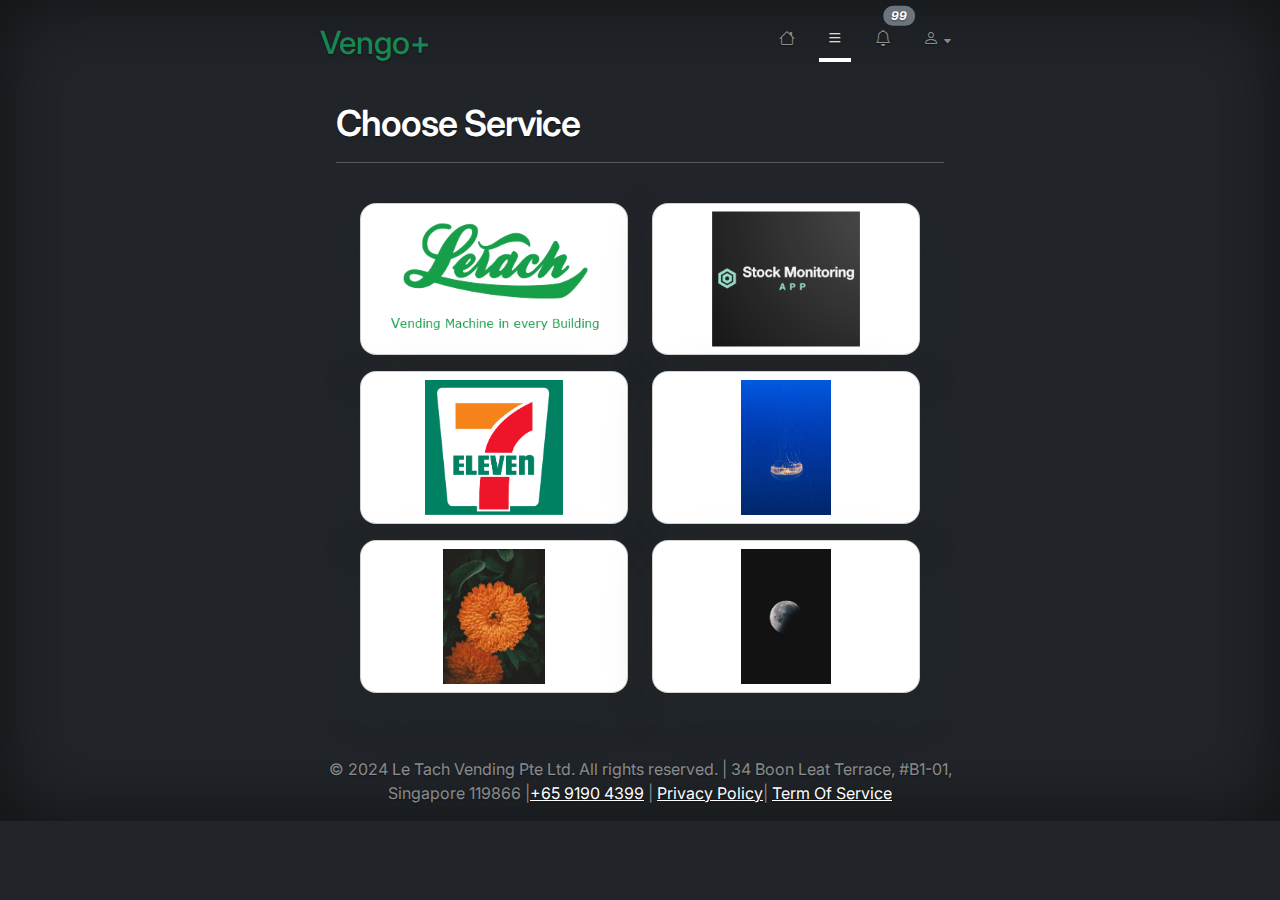
<file: view/service1.html>
<!DOCTYPE html>
<html lang="en" class="h-100 text-bg-dark">
  <head>
    <meta charset="utf-8" />
    <meta name="viewport" content="width=device-width, initial-scale=1" />
    <meta name="description" content="" />
    <meta
      name="author"
      content="Mark Otto, Jacob Thornton, and Bootstrap contributors"
    />
    <meta name="generator" content="Hugo 0.108.0" />
    <title>Cover Template · Bootstrap v5.3</title>
    <link rel="preconnect" href="https://fonts.googleapis.com" />
    <link rel="preconnect" href="https://fonts.gstatic.com" crossorigin />
    <link
      href="https://fonts.googleapis.com/css2?family=Inter:wght@100..900&display=swap"
      rel="stylesheet"
    />
    <link
      rel="stylesheet"
      href="https://cdn.jsdelivr.net/npm/bootstrap-icons@1.11.3/font/bootstrap-icons.min.css"
    />

    <link
      rel="canonical"
      href="https://getbootstrap.com/docs/5.3/examples/cover/"
    />

    <link href="../dist/css/bootstrap.min.css" rel="stylesheet" />

    <style>
      * {
        font-family: "Inter", sans-serif;
      }
      .bd-placeholder-img {
        font-size: 1.125rem;
        text-anchor: middle;
        -webkit-user-select: none;
        -moz-user-select: none;
        user-select: none;
      }

      @media (min-width: 768px) {
        .bd-placeholder-img-lg {
          font-size: 3.5rem;
        }
      }
      @media (max-width: 768px) {
        .bd-placeholder-img-lg {
          font-size: 3.5rem;
        }
      }

      .b-example-divider {
        height: 3rem;
        background-color: rgba(0, 0, 0, 0.1);
        border: solid rgba(0, 0, 0, 0.15);
        border-width: 1px 0;
        box-shadow: inset 0 0.5em 1.5em rgba(0, 0, 0, 0.1),
          inset 0 0.125em 0.5em rgba(0, 0, 0, 0.15);
      }

      .b-example-vr {
        flex-shrink: 0;
        width: 1.5rem;
        height: 100vh;
      }

      .bi {
        vertical-align: -0.125em;
        fill: currentColor;
      }

      .nav-scroller {
        position: relative;
        z-index: 2;
        height: 2.75rem;
        overflow-y: hidden;
      }

      .nav-scroller .nav {
        display: flex;
        flex-wrap: nowrap;
        padding-bottom: 1rem;
        margin-top: -1px;
        overflow-x: auto;
        text-align: center;
        white-space: nowrap;
        -webkit-overflow-scrolling: touch;
      }

      .card-cover {
        padding-top: 56.25%; /* Maintain a 16:9 aspect ratio */
        position: relative; /* Position the image inside the card */
        overflow: hidden; /* Hide any overflow from the image */
      }
      .card-cover img {
        position: absolute; /* Position the image within the card */
        top: 0; /* Align the image to the top */
        left: 0; /* Align the image to the left */
        width: 100%; /* Ensure the image fills the width of the card */
        height: 100%; /* Ensure the image fills the height of the card */
        object-fit: contain; /* Maintain aspect ratio while covering the entire card */
      }
    </style>

    <!-- Custom styles for this template -->
    <link href="../cover.css" rel="stylesheet" />
    <link href="notification.css" rel="stylesheet" />
  </head>
  <body class="d-flex text-center text-bg-dark">
    <div class="cover-container d-flex w-100 h-100 p-3 mx-auto flex-column">
      <header class="mb-2">
        <div>
          <a href="home.html" class="text-success">
            <h2 class="float-start mt-2 toosmall">Vengo+</h2>
          </a>
          <nav class="nav nav-masthead justify-content-center float-end">
            <a
              class="nav-link fw-bold px-2 whensmall"
              aria-current="page"
              href="home.html"
              ><i class="bi bi-house"> </i
            ></a>
            <a
              class="nav-link fw-bold px-2 active whensmall"
              href="service1.html"
              ><i class="bi bi-list"></i>
            </a>

            <a
              type="button"
              class="nav-link fw-bold px-2 position-relative whensmall"
              data-bs-toggle="modal"
              data-bs-target="#myModal"
              ><i class="bi bi-bell">
                <span
                  class="position-absolute top-0 start-100 translate-middle badge rounded-pill text-bg-secondary"
                  >99
                  <span class="visually-hidden">unread messages</span>
                </span></i
              ></a
            >
            <!-- this is user  -->
            <a
              type="btn"
              class="nav-link fw-bold px-2 whensmall"
              data-bs-toggle="dropdown"
              aria-expanded="false"
              ><i class="bi bi-person">
                <i
                  class="bi bi-caret-down-fill"
                  style="font-size: xx-small"
                ></i></i
            ></a>

            <ul class="dropdown-menu" onclick="event.stopPropagation()">
              <li id="letachItem" style="border-bottom: 1px solid #ccc">
                <div class="dropdown-item">
                  <span>
                    <strong>LeTach</strong>
                    <span class="text-muted">
                      <br />-Dept: IT <br />-Name: William Chye
                    </span>
                  </span>
                  <button
                    class="btn btn-primary btn-sm"
                    onclick="unlink('letachItem')"
                  >
                    UnLink
                  </button>
                </div>
              </li>

              <li id="ezlink" style="border-bottom: 1px solid #ccc">
                <div class="dropdown-item">
                  <span>
                    <strong>Ez-Link</strong>
                    <span class="text-muted">
                      <br />-Dept: IT <br />-Name: William Chye
                    </span>
                  </span>
                  <button
                    class="btn btn-primary btn-sm"
                    onclick="unlink01(this)"
                  >
                    UnLink
                  </button>
                </div>
              </li>
              <li class="mt-1">
                <div class="dropdown-item">
                  <button
                    class="btn btn-danger btn-sm w-100"
                    onclick="location.href='user.html'"
                  >
                    View All User State
                  </button>
                </div>
              </li>
            </ul>

            <!-- 模态框 -->
            <div class="modal fade" id="myModal">
              <div class="modal-dialog">
                <div class="modal-content">
                  <!-- 模态框头部 -->
                  <div class="modal-header text-dark">
                    <h4>Notifications</h4>
                    <button
                      type="button"
                      class="btn-close"
                      data-bs-dismiss="modal"
                    ></button>
                  </div>

                  <!-- 模态框内容 -->
                  <div class="modal-body text-dark">
                    <p>No notification yet！</p>
                  </div>

                  <!-- 模态框底部 -->
                  <div class="modal-footer">
                    <button
                      type="button"
                      class="btn btn-primary btn-block"
                      data-bs-dismiss="modal"
                      onclick="location.href='notification.html'"
                    >
                      View All Notification
                    </button>
                    <button
                      type="button"
                      class="btn btn-danger"
                      data-bs-dismiss="modal"
                    >
                      Close
                    </button>
                  </div>
                </div>
              </div>
            </div>

            <!-- here is mail 
            <a type="button" class="btn btn-primary position-relative">
              Mails

              <span
                class="position-absolute top-0 start-100 translate-middle badge rounded-pill text-bg-secondary"
                >+99
                <span class="visually-hidden">unread messages</span>
              </span>
            </a> -->
          </nav>
        </div>
      </header>

      <main class="px-3 mt-4">
        <h1
          class=""
          style="
            text-align: left;
            font-size: 36px;
            font-weight: 600;
            letter-spacing: -1px;
          "
        >
          Choose Service
        </h1>
        <hr />
        <br />
        <div class="row mb-5 px-4">
          <div class="col-sm-6 mb-3 mx-auto">
            <div class="card card-cover h-100 rounded-4 shadow-lg">
              <a href="letach-Site.html">
                <img
                  src="../image/letach-logo.png"
                  class="img-fluid"
                  alt="letach"
                />
              </a>
            </div>
          </div>

          <div class="col-sm-6 mb-3 mx-auto">
            <div class="card card-cover h-100 rounded-4 shadow-lg">
              <a href="your-link-here">
                <img
                  src="../image/monitoring-logo.png"
                  class="img-fluid card-image"
                  alt="7-Eleven Logo"
                />
              </a>
            </div>
          </div>

          <div class="col-sm-6 mb-3">
            <div class="card card-cover h-100 rounded-4 shadow-lg">
              <a href="your-link-here">
                <img
                  src="../image/7-eleven_logo.svg.png"
                  class="img-fluid py-2"
                  alt="7-Eleven Logo"
                />
              </a>
            </div>
          </div>
          <div class="col-sm-6 mb-3">
            <div class="card card-cover h-100 rounded-4 shadow-lg">
              <a href="your-link-here">
                <img
                  src="../image/unsplash-photo-3.jpg"
                  class="img-fluid py-2"
                  alt="7-Eleven Logo"
                />
              </a>
            </div>
          </div>
          <div class="col-sm-6 mb-3">
            <div class="card card-cover h-100 rounded-4 shadow-lg">
              <a href="your-link-here">
                <img
                  src="../image/unsplash-photo-2.jpg"
                  class="img-fluid py-2"
                  alt="7-Eleven Logo"
                />
              </a>
            </div>
          </div>
          <div class="col-sm-6 mb-3">
            <div class="card card-cover h-100 rounded-4 shadow-lg">
              <a href="your-link-here">
                <img
                  src="../image/unsplash-photo-1.jpg"
                  class="img-fluid py-2"
                  alt="7-Eleven Logo"
                />
              </a>
            </div>
          </div>
        </div>
      </main>

      <footer class="mt-auto text-white-50">
        <p class="mb-0" style="font-size: 16px">
          © 2024 Le Tach Vending Pte Ltd. All rights reserved. | 34 Boon Leat
          Terrace, #B1-01, Singapore 119866 |<a
            href="tel:+6591904399"
            class="text-white"
            >+65 9190 4399</a
          >
          |
          <a href="https://getbootstrap.com/" class="text-white"
            >Privacy Policy</a
          >|
          <a href="https://getbootstrap.com/" class="text-white"
            >Term Of Service</a
          >
        </p>
      </footer>
    </div>
    <script src="../dist/js/bootstrap.bundle.min.js"></script>

    <script>
      function unlink(itemToHideId) {
        console.log(itemToHideId);

        var itemToHide = document.getElementById(itemToHideId);

        itemToHide.style.display = "none";
      }

      function unlink01(button) {
        var listItem = button.closest("li");
        var itemId = listItem.id; // Get the ID of the parent li
        console.log(itemId); // Now you'll see the ID in the console

        listItem.style.display = "none";
      }
    </script>
  </body>
</html>
</file>
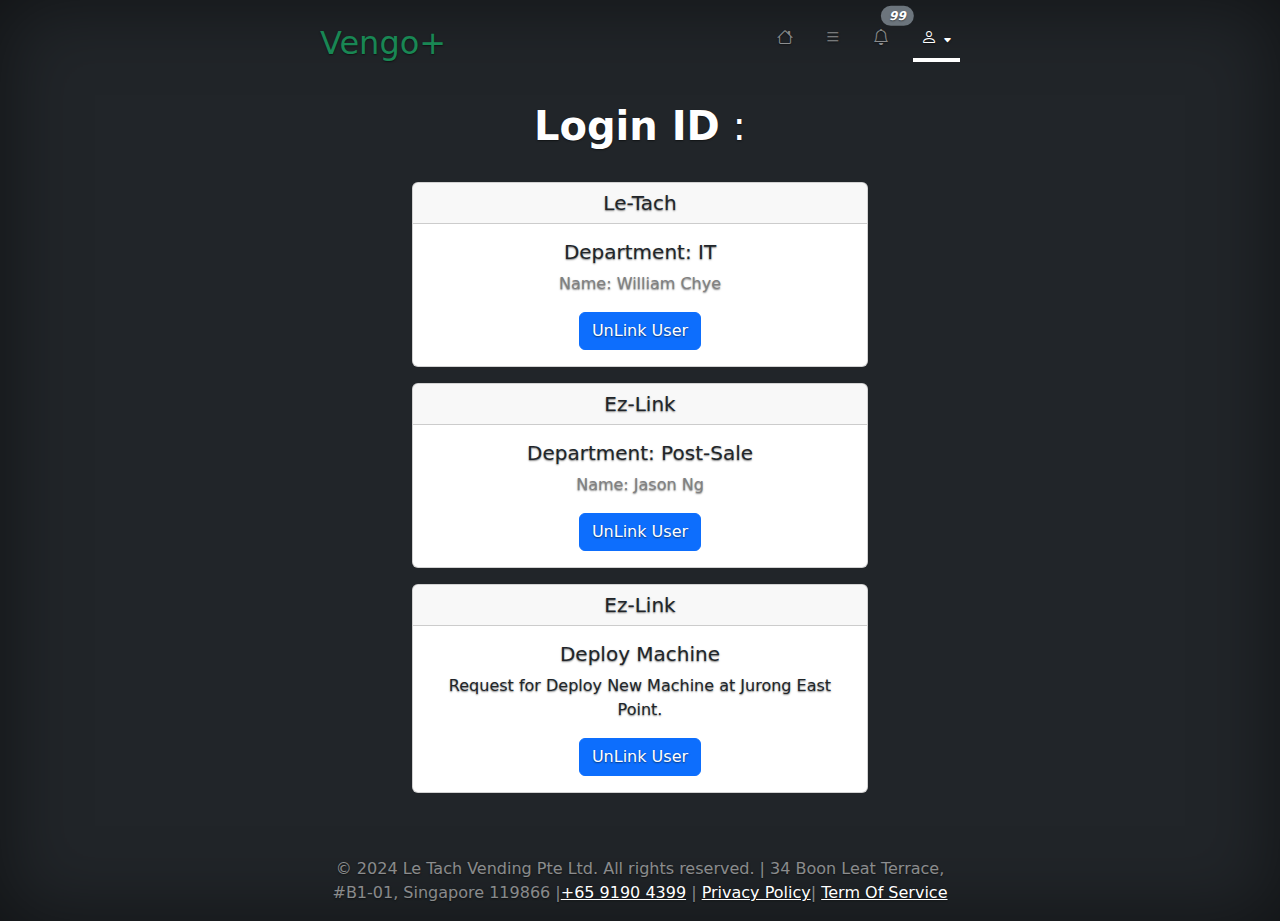
<file: view/user.html>
<!DOCTYPE html>
<html lang="en" class="h-100">
  <head>
    <meta charset="utf-8" />
    <meta name="viewport" content="width=device-width, initial-scale=1" />
    <meta name="description" content="" />
    <meta
      name="author"
      content="Mark Otto, Jacob Thornton, and Bootstrap contributors"
    />
    <meta name="generator" content="Hugo 0.108.0" />
    <title>Cover Template · Bootstrap v5.3</title>
    <link
      rel="stylesheet"
      href="https://cdn.jsdelivr.net/npm/bootstrap-icons@1.11.3/font/bootstrap-icons.min.css"
    />

    <link
      rel="canonical"
      href="https://getbootstrap.com/docs/5.3/examples/cover/"
    />

    <link href="../dist/css/bootstrap.min.css" rel="stylesheet" />

    <style>
      .bd-placeholder-img {
        font-size: 1.125rem;
        text-anchor: middle;
        -webkit-user-select: none;
        -moz-user-select: none;
        user-select: none;
      }

      @media (min-width: 768px) {
        .bd-placeholder-img-lg {
          font-size: 3.5rem;
        }
      }
      @media (max-width: 768px) {
        .bd-placeholder-img-lg {
          font-size: 3.5rem;
        }
      }

      .b-example-divider {
        height: 3rem;
        background-color: rgba(0, 0, 0, 0.1);
        border: solid rgba(0, 0, 0, 0.15);
        border-width: 1px 0;
        box-shadow: inset 0 0.5em 1.5em rgba(0, 0, 0, 0.1),
          inset 0 0.125em 0.5em rgba(0, 0, 0, 0.15);
      }

      .b-example-vr {
        flex-shrink: 0;
        width: 1.5rem;
        height: 100vh;
      }

      .bi {
        vertical-align: -0.125em;
        fill: currentColor;
      }

      .nav-scroller {
        position: relative;
        z-index: 2;
        height: 2.75rem;
        overflow-y: hidden;
      }

      .nav-scroller .nav {
        display: flex;
        flex-wrap: nowrap;
        padding-bottom: 1rem;
        margin-top: -1px;
        overflow-x: auto;
        text-align: center;
        white-space: nowrap;
        -webkit-overflow-scrolling: touch;
      }
    </style>

    <!-- Custom styles for this template -->
    <link href="../cover.css" rel="stylesheet" />
    <link href="notification.css" rel="stylesheet" />
  </head>
  <body class="d-flex text-center text-bg-dark">
    <div class="cover-container d-flex w-100 h-100 p-3 mx-auto flex-column">
      <header class="mb-2">
        <div>
          <a href="home.html" class="text-success">
            <h2 class="float-start mt-2 toosmall">Vengo+</h2>
          </a>
          <nav class="nav nav-masthead justify-content-center float-end">
            <a
              class="nav-link fw-bold px-2 whensmall"
              aria-current="page"
              href="home.html"
              ><i class="bi bi-house"> </i
            ></a>
            <a class="nav-link fw-bold px-2 whensmall" href="service1.html "
              ><i class="bi bi-list"></i>
            </a>

            <a
              type="button"
              class="nav-link fw-bold px-2 position-relative whensmall"
              data-bs-toggle="modal"
              data-bs-target="#myModal"
              ><i class="bi bi-bell">
                <span
                  class="position-absolute top-0 start-100 translate-middle badge rounded-pill text-bg-secondary"
                  >99
                  <span class="visually-hidden">unread messages</span>
                </span></i
              ></a
            >
            <!-- this is user  -->
            <a
              type="btn"
              class="nav-link fw-bold px-2 active whensmall"
              data-bs-toggle="dropdown"
              aria-expanded="false"
              ><i class="bi bi-person">
                <i
                  class="bi bi-caret-down-fill"
                  style="font-size: xx-small"
                ></i></i
            ></a>

            <ul class="dropdown-menu" onclick="event.stopPropagation()">
              <li id="letachItem" style="border-bottom: 1px solid #ccc">
                <div class="dropdown-item">
                  <span>
                    <strong>LeTach</strong>
                    <span class="text-muted">
                      <br />-Dept: IT <br />-Name: William Chye
                    </span>
                  </span>
                  <button
                    class="btn btn-primary btn-sm"
                    onclick="unlink('letachItem')"
                  >
                    UnLink
                  </button>
                </div>
              </li>

              <li id="ezlink" style="border-bottom: 1px solid #ccc">
                <div class="dropdown-item">
                  <span>
                    <strong>Ez-Link</strong>
                    <span class="text-muted">
                      <br />-Dept: IT <br />-Name: William Chye
                    </span>
                  </span>
                  <button
                    class="btn btn-primary btn-sm"
                    onclick="unlink01(this)"
                  >
                    UnLink
                  </button>
                </div>
              </li>
            </ul>

            <!-- 模态框 -->
            <div class="modal fade" id="myModal">
              <div class="modal-dialog">
                <div class="modal-content">
                  <!-- 模态框头部 -->
                  <div class="modal-header text-dark">
                    <h4>Notifications</h4>
                    <button
                      type="button"
                      class="btn-close"
                      data-bs-dismiss="modal"
                    ></button>
                  </div>

                  <!-- 模态框内容 -->
                  <div class="modal-body text-dark">
                    <p>No notification yet！</p>
                  </div>

                  <!-- 模态框底部 -->
                  <div class="modal-footer">
                    <button
                      type="button"
                      class="btn btn-danger"
                      data-bs-dismiss="modal"
                    >
                      Close
                    </button>
                  </div>
                </div>
              </div>
            </div>

            <!-- here is mail 
            <a type="button" class="btn btn-primary position-relative">
              Mails

              <span
                class="position-absolute top-0 start-100 translate-middle badge rounded-pill text-bg-secondary"
                >+99
                <span class="visually-hidden">unread messages</span>
              </span>
            </a> -->
          </nav>
        </div>
      </header>

      <main class="px-3 mt-4 mb-5">
        <div class="btn-group mb-4">
          <a
            type="btn"
            class="nav-link fw-bold"
            data-bs-toggle="dropdown"
            aria-expanded="false"
          >
            <h1><strong>Login ID</strong> :</h1></a
          >
        </div>
        <br />

        <div class="card mb-3 w-75 mx-auto">
          <h5 class="card-header text-dark">Le-Tach</h5>
          <div class="card-body text-dark">
            <h5 class="card-title text-grey">Department: IT</h5>
            <p style="color: grey">Name: William Chye</p>
            <p class="card-text">
              <!-- Request for Deploy New Machine at Jurong East Point. -->
            </p>
            <a href="#" class="btn btn-primary">UnLink User</a>
          </div>
        </div>
        <div class="card mb-3 w-75 mx-auto">
          <h5 class="card-header text-dark">Ez-Link</h5>
          <div class="card-body text-dark">
            <h5 class="card-title text-grey">Department: Post-Sale</h5>
            <p style="color: grey">Name: Jason Ng</p>
            <p class="card-text">
              <!-- Request for Deploy New Machine at Jurong East Point. -->
            </p>
            <a href="#" class="btn btn-primary">UnLink User</a>
          </div>
        </div>
        <div class="card mb-3 w-75 mx-auto">
          <h5 class="card-header text-dark">Ez-Link</h5>
          <div class="card-body text-dark">
            <h5 class="card-title text-grey">Deploy Machine</h5>
            <p class="card-text">
              Request for Deploy New Machine at Jurong East Point.
            </p>
            <a href="#" class="btn btn-primary">UnLink User</a>
          </div>
        </div>
      </main>

      <footer class="mt-auto text-white-50">
        <p class="mb-0">
          © 2024 Le Tach Vending Pte Ltd. All rights reserved. | 34 Boon Leat
          Terrace, #B1-01, Singapore 119866 |<a
            href="tel:+6591904399"
            class="text-white"
            >+65 9190 4399</a
          >
          |
          <a href="https://getbootstrap.com/" class="text-white"
            >Privacy Policy</a
          >|
          <a href="https://getbootstrap.com/" class="text-white"
            >Term Of Service</a
          >
        </p>
      </footer>
    </div>
    <script src="../dist/js/bootstrap.bundle.min.js"></script>

    <script>
      function unlink(itemToHideId) {
        console.log(itemToHideId);

        var itemToHide = document.getElementById(itemToHideId);

        itemToHide.style.display = "none";
      }

      function unlink01(button) {
        var listItem = button.closest("li");
        var itemId = listItem.id; // Get the ID of the parent li
        console.log(itemId); // Now you'll see the ID in the console

        listItem.style.display = "none";
      }
    </script>
  </body>
</html>
</file>
<file: cover.css>
/*
 * Globals
 */

/* Custom default button */
.btn-light,
.btn-light:hover,
.btn-light:focus {
  color: #333;
  text-shadow: none; /* Prevent inheritance from `body` */
}

/*
 * Base structure
 */

body {
  text-shadow: 0 0.05rem 0.1rem rgba(0, 0, 0, 0.5);
  box-shadow: inset 0 0 5rem rgba(0, 0, 0, 0.5);
}

.cover-container {
  max-width: 42em;
}

/*
 * Header
 */

.nav-masthead .nav-link {
  color: rgba(255, 255, 255, 0.5);
  border-bottom: 0.25rem solid transparent;
}

.nav-masthead .nav-link:hover,
.nav-masthead .nav-link:focus {
  border-bottom-color: rgba(255, 255, 255, 0.25);
}

.nav-masthead .nav-link + .nav-link {
  margin-left: 1rem;
}

.nav-masthead .active {
  color: #fff;
  border-bottom-color: #fff;
}

@media (max-width: 470px) {
  .nav-masthead .nav-link + .nav-link {
    margin-left: 0px;
    padding-left: 2px;
  }
}

@media (max-width: 400px) {
  .nav-masthead .nav-link + .nav-link {
    margin-left: 0px;
    padding-left: 0px;
  }
}
@media (max-width: 600px) {
  .whensmall {
    display: none;
  }
}
@media (min-width: 600px) {
  .whenbig {
    display: none;
  }
}
</file>
<file: view/notification.css>
/* CSS used here will be applied after bootstrap.css */

.dropdown {
  display: inline-block;
  margin-left: 20px;
  padding: 10px;
}

.glyphicon-bell {
  font-size: 1.5rem;
}

.notifications {
  min-width: 420px;
}

.notifications-wrapper {
  overflow: auto;
  max-height: 250px;
}

.menu-title {
  color: #ff7788;
  font-size: 1.5rem;
  display: inline-block;
}

.glyphicon-circle-arrow-right {
  margin-left: 10px;
}

.notification-heading,
.notification-footer {
  padding: 2px 10px;
}

.dropdown-menu.divider {
  margin: 5px 0;
}

.item-title {
  font-size: 1.3rem;
  color: #000;
}

.notifications a.content {
  text-decoration: none;
  background: #ccc;
}

.notification-item {
  padding: 10px;
  margin: 5px;
  background: #ccc;
  border-radius: 4px;
}
</file>
